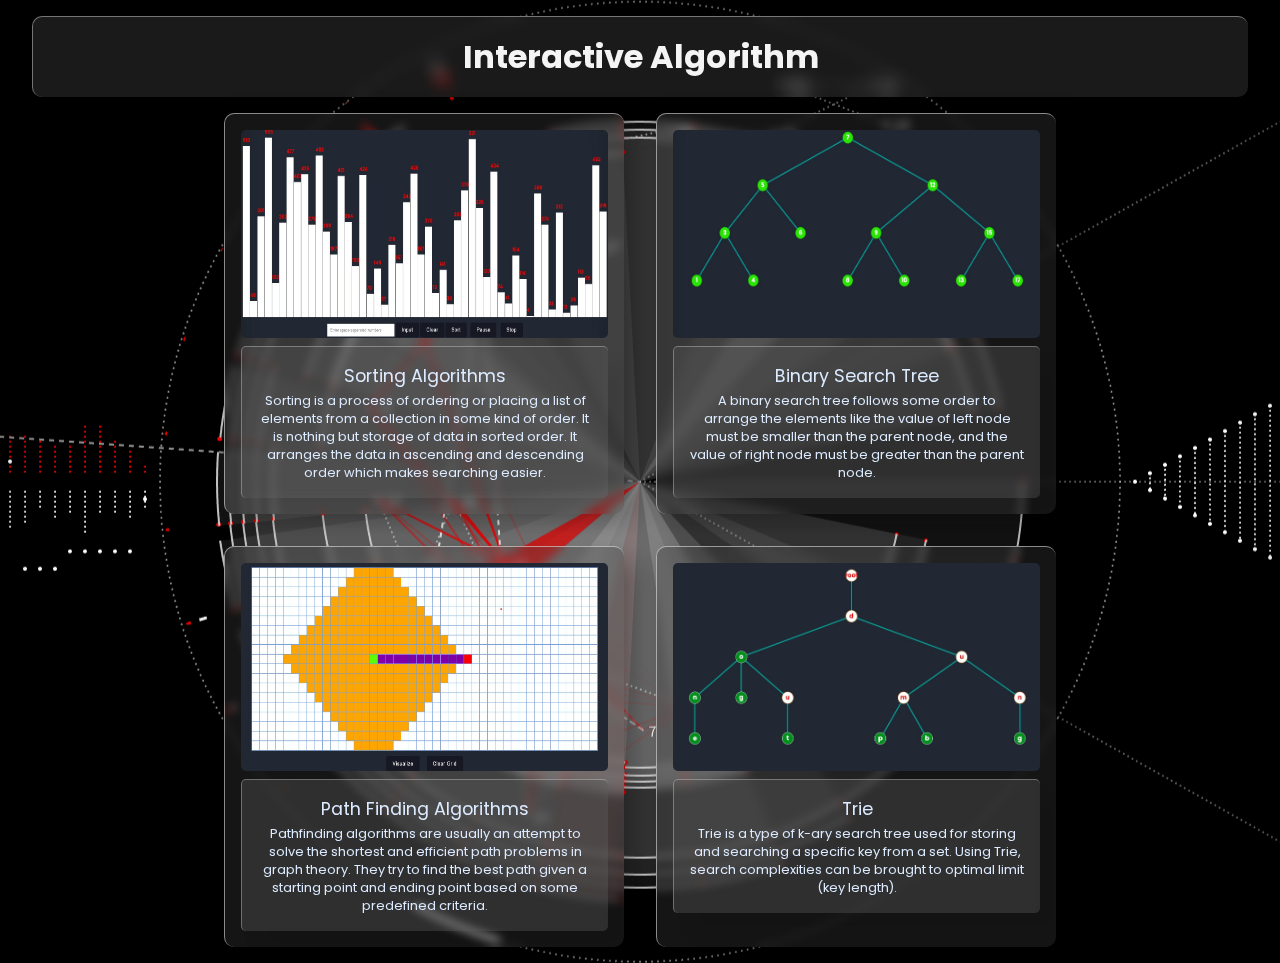
<file: index.html>
<!DOCTYPE html>
<html lang="en">

<head>
    <meta charset="UTF-8" />
    <meta http-equiv="X-UA-Compatible" content="IE=edge" />
    <meta name="viewport" content="width=device-width, initial-scale=1.0" />
    <link rel="stylesheet" href="css/styles.css" />

    <title>Interactive Algorithm</title>
</head>

<body>
    <div id="main">
        <div id="header">
            <a href="/index.html">
                <div id="title">Interactive Algorithm</div>
            </a>
        </div>
        <div id="container">
            <div class="algo-container">
                <a href="algos/sorting/index.html" class="category_link" target="_blank">
                    <div class="imageContainer">
                        <img src="assets/sorting.jpg" class="image" />
                        <!-- //imges of dashboard// -->
                    </div>
                    <div class="description">
                        <p>Sorting Algorithms</p>
                        <p>
                            Sorting is a process of ordering or placing a list of elements from a collection in some kind of order. It is nothing but storage of data in sorted order. It arranges the data in ascending and descending order which makes searching easier.
                        </p>
                    </div>
                </a>
            </div>
            <div class="algo-container">
                <a href="algos/bst/index.html" class="category_link" target="_blank">
                    <div class="imageContainer">
                        <img src="assets/bst.jpg" class="image" />
                    </div>
                    <div class="description">
                        <p>Binary Search Tree</p>
                        <p>
                            A binary search tree follows some order to arrange the elements like the value of left node must be smaller than the parent node, and the value of right node must be greater than the parent node.
                        </p>
                    </div>
                </a>
            </div>
            <div class="algo-container">
                <a href="algos/path_finding/index.html" class="category_link" target="_blank">
                    <div class="imageContainer">
                        <img src="assets/path.jpg" class="image" />
                    </div>
                    <div class="description">
                        <p>Path Finding Algorithms</p>
                        <p>
                            Pathfinding algorithms are usually an attempt to solve the shortest and efficient path problems in graph theory. They try to find the best path given a starting point and ending point based on some predefined criteria.
                        </p>
                    </div>
                </a>
            </div>

            <div class="algo-container">
                <a href="algos/trie/index.html" class="category_link" target="_blank">
                    <div class="imageContainer">
                        <img src="assets/trie.jpg" class="image" />
                    </div>
                    <div class="description">
                        <p>Trie</p>
                        <p>
                            Trie is a type of k-ary search tree used for storing and searching a specific key from a set. Using Trie, search complexities can be brought to optimal limit (key length).
                        </p>
                    </div>
                </a>
            </div>
        </div>
    </div>
</body>

</html>
</file>
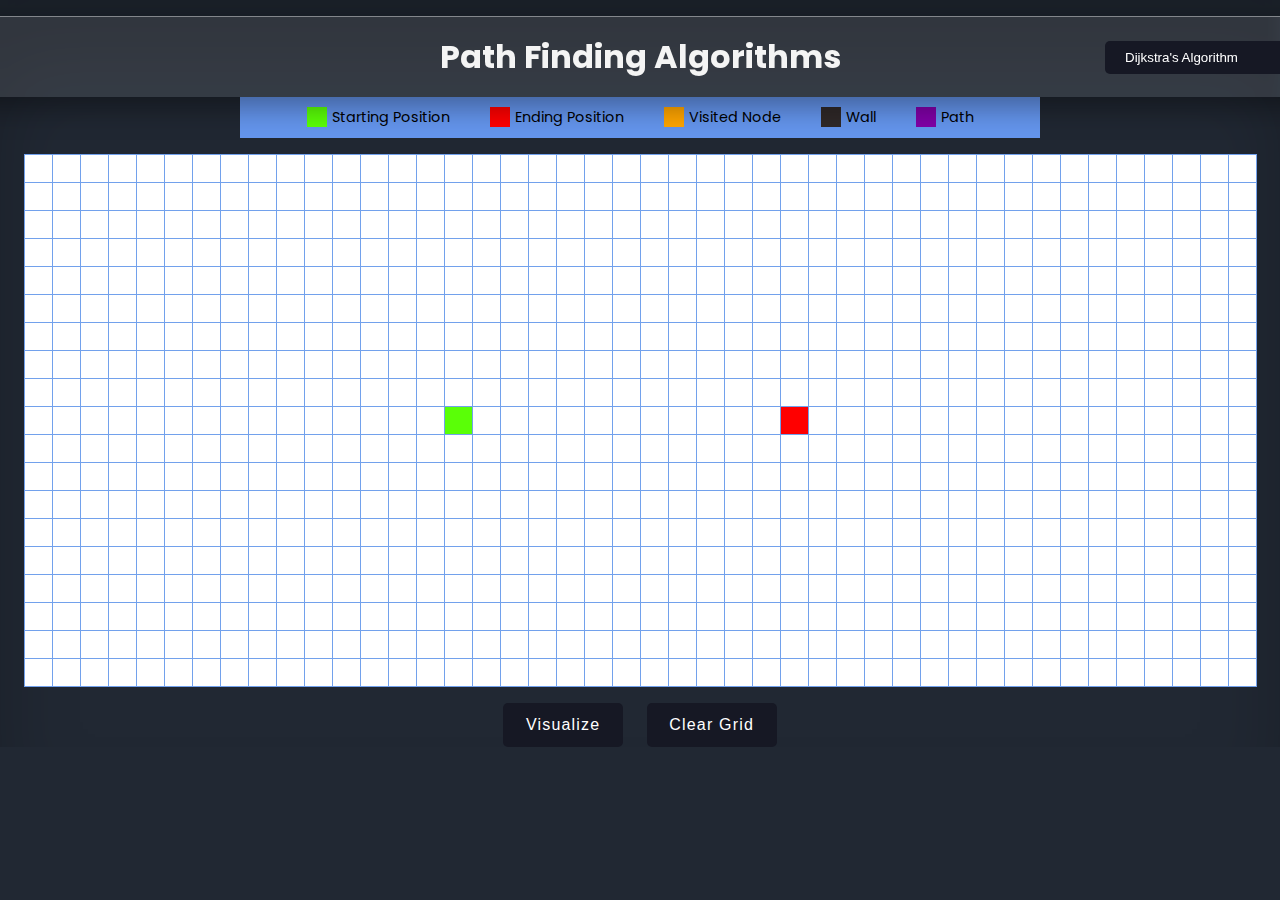
<file: algos/path_finding/index.html>
<!DOCTYPE html>
<html lang="en">
  <head>
    <meta charset="UTF-8" />
    <meta http-equiv="X-UA-Compatible" content="IE=edge" />
    <meta name="viewport" content="width=device-width, initial-scale=1.0" />
    <link rel="stylesheet" href="./styles.css" />

    <title>Interactive Algorithm | Path Finder</title>
  </head>
  <body>
    <div id="header">
      <!-- <div class="slidecontainer">
        <input
          type="range"
          min="25"
          max="300"
          value="150"
          class="slider"
          id="speedSlider"
        />
        <div class="speedValue">Speed</div>
      </div> -->
      <a href=""><div id="title">Path Finding Algorithms</div></a>
      <div id="header-right">
        <div>
          <select id="algorithm_type" name="sort_type">
            <option value="dijkstra" selected>Dijkstra's Algorithm</option>
            <option value="Astar">A* Search algorithm</option>
            <option value="bfs">BFS(Breadth first search)</option>
            <option value="dfs">DFS(Depth first search)</option>
          </select>
        </div>
      </div>
    </div>

    <div id="indicator-container">
      <div class="indicator">
        <div class="indicator-block" id="start-indicator"></div>
        <div><p>Starting Position</p></div>
      </div>
      <div class="indicator">
        <div class="indicator-block" id="end-indicator"></div>
        <div><p>Ending Position</p></div>
      </div>
      <div class="indicator">
        <div class="indicator-block" id="visited-indicator"></div>
        <div><p>Visited Node</p></div>
      </div>
      <div class="indicator">
        <div class="indicator-block" id="wall-indicator"></div>
        <div><p>Wall</p></div>
      </div>
      <div class="indicator">
        <div class="indicator-block" id="path-indicator"></div>
        <div><p>Path</p></div>
      </div>
    </div>
    <div id="container"></div>
    <div id="buttonsdiv">
      <button id="visualizeButton" class="button"><p>Visualize</p></button>
      <button id="clearButton" class="button"><p>Clear Grid</p></button>
    </div>
    <script src="./script.js"></script>
  </body>
</html>
</file>
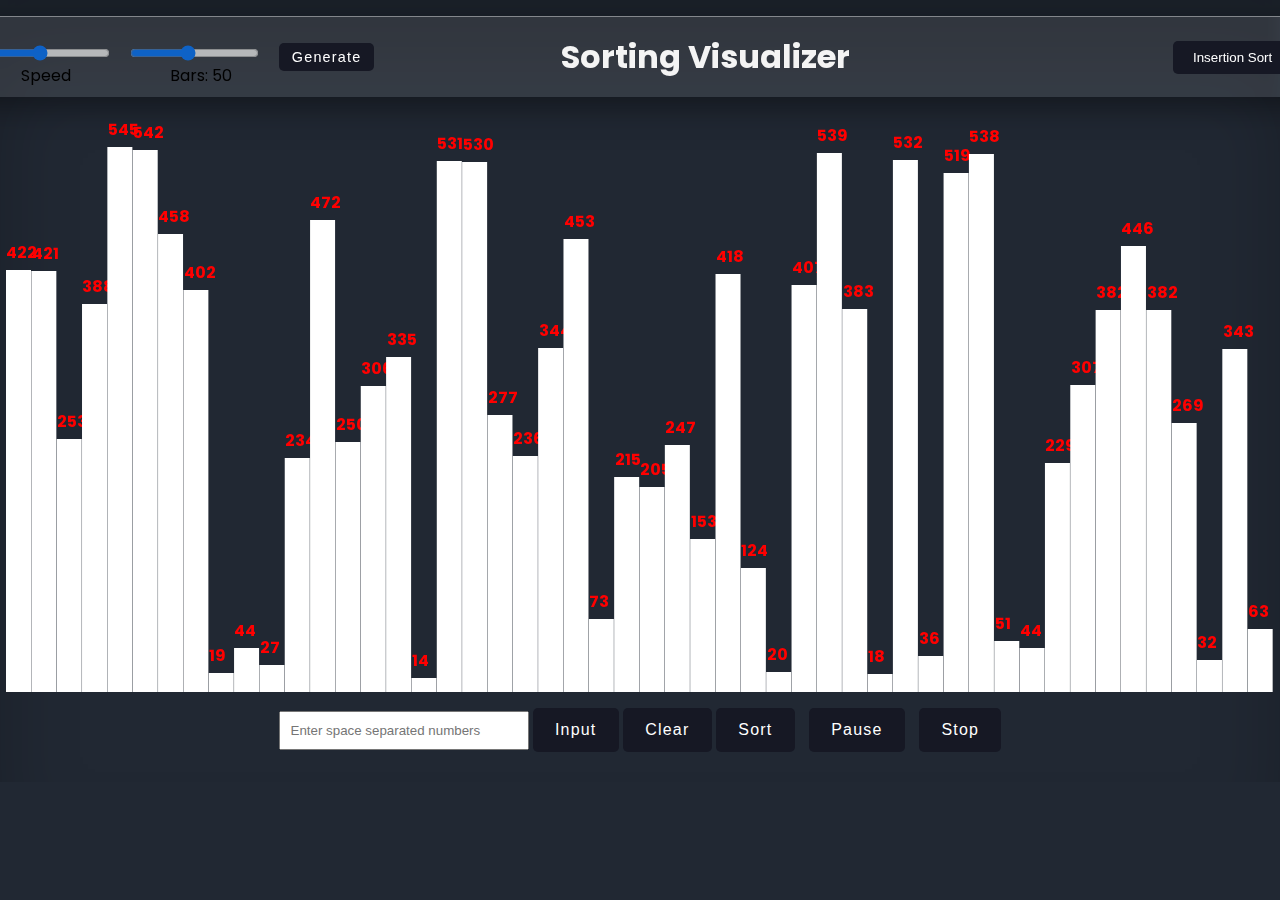
<file: algos/sorting/index.html>
<!DOCTYPE html>
<html lang="en">
  <head>
    <meta charset="UTF-8" />
    <meta http-equiv="X-UA-Compatible" content="IE=edge" />
    <meta name="viewport" content="width=device-width, initial-scale=1.0" />
    <link rel="stylesheet" href="./styles.css" />

    <title>Interactive Algorithm | Sorting</title>
  </head>

  <body>
    <div id="header">
      <div id="headerLeft">
        <div class="headerLeftContent">
          <div class="slidecontainer">
            <input
              type="range"
              min="25"
              max="300"
              value="150"
              class="slider"
              id="speedSlider"
            />
            <div class="speedValue">Speed</div>
          </div>
          <div class="slidecontainer">
            <input
              type="range"
              min="10"
              max="100"
              value="50"
              class="slider"
              id="barSlider"
            />
            <div class="sliderValue">Bars: 50</div>
          </div>
          <button class="button" id="generateButton">Generate</button>
        </div>
        <a href="/index.html"><div id="title">Sorting Visualizer</div></a>
      </div>
      <div id="headerRight">
        <select id="sort_type" name="sort_type">
          <option value="insertion" selected>Insertion Sort</option>
          <option value="bubble">Bubble Sort</option>
          <option value="merge">Merge Sort</option>
          <option value="selection">Selection Sort</option>
          <option value="quick">Quick Sort</option>
        </select>
      </div>
    </div>
    <div id="container"></div>

    <div id="buttonsdiv">
      <input
        type="text"
        placeholder="Enter space separated numbers"
        name="element"
        id="element"
      />
      <button type="button" id="inputButton" class="button">Input</button>
      <button type="button" id="clearButton" class="button">Clear</button>
      <button type="button" id="sortButton" class="button">Sort</button>
      <button type="button" id="pauseButton" class="button">Pause</button>
      <button type="button" id="stopButton" class="button">Stop</button>
    </div>

    <script src="./script.js"></script>
  </body>
</html>
</file>
<file: css/styles.css>
@import url("https://fonts.googleapis.com/css2?family=Poppins:wght@400;500;600;700&display=swap");
* {
    padding: 0;
    margin: 0;
    box-sizing: border-box;
}

body {
    background: url("../assets/bg.png") #2b3443;
    background-position: center;
    background-repeat: no-repeat;
    box-shadow: inset 0 70px 80px rgb(0 0 0 / 21%);
    width: 100%;
}


/* =============  Scrollbar  ============= */

::-webkit-scrollbar {
    width: 4px;
}

::-webkit-scrollbar-track {
    background: #000;
}

::-webkit-scrollbar-thumb {
    background: white;
}

#main {
    display: flex;
    flex-direction: column;
    justify-content: center;
    align-items: center;
    display: flex;
}

#header {
    width: 1400px;
    margin-top: 1rem;
    box-shadow: 10px 10px 30px rgba(0, 0, 0, 0.363);
    border-radius: 10px;
    background-color: rgba(255, 255, 255, 0.1);
    overflow: hidden;
    display: flex;
    justify-content: center;
    border-top: 1px solid rgba(255, 255, 255, 0.4);
    border-left: 1px solid rgba(255, 255, 255, 0.4);
    font-family: "Poppins", sans-serif;
    backdrop-filter: blur(8px);
}

#header a {
    text-decoration: none;
}

#title {
    text-align: center;
    font-size: 2rem;
    /* color: rgb(90, 0, 90) ; */
    color: rgb(244, 244, 244);
    padding: 1rem 0;
    font-weight: bold;
}

#container {
    display: flex;
    width: 1000px;
    display: flex;
    flex-wrap: wrap;
    justify-content: center;
    text-align: center;
}

.algo-container {
    width: 25rem;
    padding: 1rem;
    margin: 1rem;
    box-shadow: 10px 10px 30px rgba(0, 0, 0, 0.363);
    border-radius: 10px;
    background-color: rgba(56, 56, 56, 0.377);
    overflow: hidden;
    display: flex;
    justify-content: center;
    border-top: 1px solid rgba(255, 255, 255, 0.5);
    border-left: 1px solid rgba(255, 255, 255, 0.5);
    font-family: "Poppins", sans-serif;
    backdrop-filter: blur(5px);
}


/* .imageContainer:hover img{
  scale: calc(105%);
  transition: all 0.3s ease-in-out;
} */

.image {
    width: 100%;
    height: 13rem !important;
    border-radius: 5px;
}

.algo-container a {
    text-decoration: none;
    color: #dcebff;
    font-size: 20px;
    margin: 0;
}

.algo-container a .description {
    box-shadow: 20px 20px 20px rgba(0, 0, 0, 0.065);
    border-radius: 5px;
    background-color: rgba(255, 255, 255, 0.062);
    border-top: 1px solid rgba(255, 255, 255, 0.3);
    border-left: 1px solid rgba(255, 255, 255, 0.3);
    font-family: "Poppins", sans-serif;
    backdrop-filter: blur(5px);
    padding: 1rem;
}

.algo-container a .description p:nth-child(1) {
    margin-bottom: 0.2rem;
    font-size: 1.1rem;
}

.algo-container a .description p:nth-child(2) {
    font-size: 0.8rem;
}

@media (max-width: 1050px) {
    #container {
        width: 100%;
    }
}

@media (max-width: 1400px) {
    #header {
        width: 95%;
    }
}
</file>
<file: algos/path_finding/styles.css>
@import url('https://fonts.googleapis.com/css2?family=Poppins:wght@400;500;600;700&display=swap');


* {
  padding: 0;
  margin: 0;
  box-sizing: border-box;
}

body {
  background: #212833 ;
  display: flex;
  flex-direction: column;
  align-items: center;
  font-family: 'Poppins', sans-serif;
  box-shadow: inset 0 70px 80px rgb(0 0 0 / 21%);
}

/* =============  Scrollbar  ============= */
::-webkit-scrollbar {
  width: 4px;
}
::-webkit-scrollbar-track {
  background: #000;
}
::-webkit-scrollbar-thumb {
  background: white;
}



#header {
  width: 1400px;
  margin-top: 1rem;
  align-items: center;

  box-shadow: 10px 10px 30px rgba(0, 0, 0, 0.363);
  border-radius: 10px;
  background-color: rgba(255, 255, 255, 0.1);
  overflow: hidden;
  display: flex;
  flex-direction: row;
  justify-content: center;
  border-top: 1px solid rgba(255, 255, 255, 0.4);
  border-left: 1px solid rgba(255, 255, 255, 0.4);
  font-family: 'Poppins', sans-serif;
  backdrop-filter: blur(8px);
}
#header a {
  text-decoration: none;
  
}
#title {
  text-align: center;
  font-size: 2rem;
  color: rgb(244, 244, 244);
  padding: 1rem 0;
  font-weight: bold;
}



#algorithm_type {
  position: absolute;
  right: 0 !important;
  top: 1.5rem ;
  margin-right: 2rem;
  padding: 0.5rem 1rem;
  border-radius: 5px;
  background: #161824;
  color: white;
  outline: none;
  border: none;
}
#algorithm_type:hover {
  cursor: pointer;
}

#indicator-container {
  display: flex;
  justify-content: center;
  align-items: center;
  width: 800px;
  background-color: cornflowerblue;
}
#indicator-container p {
  font-family: 'Poppins', sans-serif;
  font-size: 0.9rem;
  font-weight: normal;

}

.indicator {
  display: flex;
  font-weight: bold;
  margin: 10px 20px;
}
.indicator-block {
  width: 20px;
  height: 20px;
  margin-right: 5px;
}
#start-indicator {
  background-color: rgb(90, 255, 7);
}
#end-indicator {
  background-color: red;
}
#visited-indicator {
  background-color: orange;
}
#wall-indicator {
  background-color: rgb(47, 40, 40);
}
#path-indicator {
  background-color: rgb(128, 0, 167);
}
.button {
  padding: 0.8rem 1.4rem;
  font-size: 1rem !important;
  color: white;
  border-radius: 5px;
  background: #161824;
  letter-spacing: 1.2px;
  border: none;
  outline: none;
  transition: all 0.25s ease-in-out;
}
.button:hover {
  cursor: pointer;
  transform: scale(1.1) perspective(1px);
}

#visualizeButton {
  margin-right: 10px;
}
#clearButton {
  margin-left: 10px;
}

.grid {
  margin: 1em auto;
  border-collapse: collapse;
}
.grid td {
  cursor: pointer;
  width: 28px;
  height: 28px;
  border: 1px solid rgb(114, 161, 236);
  text-align: center;
  background-color: white;
}
.grid td.clicked {
  background-color: rgb(47, 40, 40);
  animation: clicked_animation 1.5s 1;
}

.grid td.startPoint {
  background-color: rgb(90, 255, 7);
}

.grid td.endPoint {
  background-color: red;
}

.grid td.visited {
  background-color: orange;
  animation: visited_animation 2s 1;
}

@keyframes clicked_animation {
  from {
    background-color: rgb(0, 200, 255);
  }
  to {
    /* background-color: yellow; */
  }
}

@keyframes visited_animation {
  from {
    border-radius: 5px;
    background-color: purple;
  }
  to {
    border-radius: 0px;
    background-color: orange;
  }
}

.grid td.path {
  background-color: rgb(128, 0, 167);
  animation: change_color 1.5s 1;
}
@keyframes change_color {
  from {
    background-color: rgb(0, 255, 229);
  }
  to {
    background-color: rgb(128, 0, 167);
  }
}
</file>
<file: algos/sorting/styles.css>
@import url("https://fonts.googleapis.com/css2?family=Poppins:wght@400;500;600;700&display=swap");

* {
  padding: 0;
  margin: 0;
  box-sizing: border-box;
}

body {
  background: #212833;
  box-shadow: inset 0 70px 80px rgb(0 0 0 / 21%);
  display: flex;
  flex-direction: column;
  align-items: center;
  justify-content: center;
  margin: auto;
  font-family: "Poppins", sans-serif;
}

/* =============  Scrollbar  ============= */
::-webkit-scrollbar {
  width: 4px;
}
::-webkit-scrollbar-track {
  background: #000;
}
::-webkit-scrollbar-thumb {
  background: white;
}

#header {
  width: 1400px;
  margin-top: 1rem;

  box-shadow: 10px 10px 30px rgba(0, 0, 0, 0.363);
  border-radius: 10px;
  background-color: rgba(255, 255, 255, 0.1);
  overflow: hidden;
  display: flex;
  align-items: center;
  justify-content: space-between;
  border-top: 1px solid rgba(255, 255, 255, 0.4);
  border-left: 1px solid rgba(255, 255, 255, 0.4);
  font-family: "Poppins", sans-serif;
  backdrop-filter: blur(8px);
}
#header a {
  text-decoration: none;
}
#title {
  text-align: center;
  font-size: 2rem;
  /* color: rgb(90, 0, 90) ; */
  color: rgb(244, 244, 244);
  padding: 1rem 0;
  font-weight: bold;
}

#header > div {
  flex-grow: 1;
}

#headerLeft {
  display: flex;
  align-items: center;
  padding-left: 40px;
  justify-content: space-between;
  width: 65%;
}
.headerLeftContent {
  display: flex;
}
.slidecontainer {
  position: relative;
  margin-right: 20px;
}
.slider {
  outline: none;
  opacity: 0.7;
  -webkit-transition: 0.2s;
  transition: opacity 0.2s;
}
.slider:hover {
  opacity: 1;
}
.slider::-webkit-slider-thumb {
  cursor: pointer;
}
.sliderValue {
  position: absolute;
  top: 20px;
  left: 40px;
}
.speedValue {
  position: absolute;
  top: 20px;
  left: 40px;
}

a {
  text-decoration: none;
}

#headerRight {
  text-align: right;
  padding-right: 55px;
  width: 35%;
}
#sort_type {
  position: absolute;
  right: 0 !important;
  top: 1.5rem;
  margin-right: 2rem;
  padding: 0.5rem 1rem;
  border-radius: 5px;
  background: #161824;
  color: white;
  outline: none;
  border: none;
}

#container {
  display: flex;
  width: 99%;
  min-width: 99%;
  height: 570px;
  margin-left: auto;
  margin-right: auto;
  position: relative;
  margin-top: 25px;
}

.bar {
  margin-right: 1px;
  align-self: flex-end;
  transition: 0.2s transform ease;
  position: absolute;
}
.barValue {
  margin-right: 1px;
  align-self: flex-end;
  transition: 0.2s transform ease;
  position: absolute;
  color: red;
  font-weight: bold;
}

.button {
  padding: 0.8rem 1.4rem;
  font-size: 1rem;
  color: white;
  border-radius: 5px;
  background: #161824;
  letter-spacing: 1.2px;
  border: none;
  outline: none;
  margin-top: 1rem;
  transition: all 0.25s ease-in-out;
}
.button:hover {
  cursor: pointer;
  transform: scale(1.1) perspective(1px);
}
#buttonsdiv {
  text-align: center;
  margin-bottom: 30px;
}
#sortButton {
  margin-right: 10px;
}
#stopButton {
  margin-left: 10px;
}

#generateButton {
  padding: 0.4rem 0.8rem;
  font-size: 16px;
  border-radius: 5px;
  margin-top: 0px;
  font-size: 0.9rem;
}
#generateButton:hover {
  transform: scale(1.08) perspective(1px);
}

@media (max-width: 900px) {
  #title {
    font-size: 0px;
  }
  .slidecontainer,
  #sort_type {
    margin-top: 0px;
  }
}

#element {
  padding: 10px;
  min-width: 250px;
}
</file>
